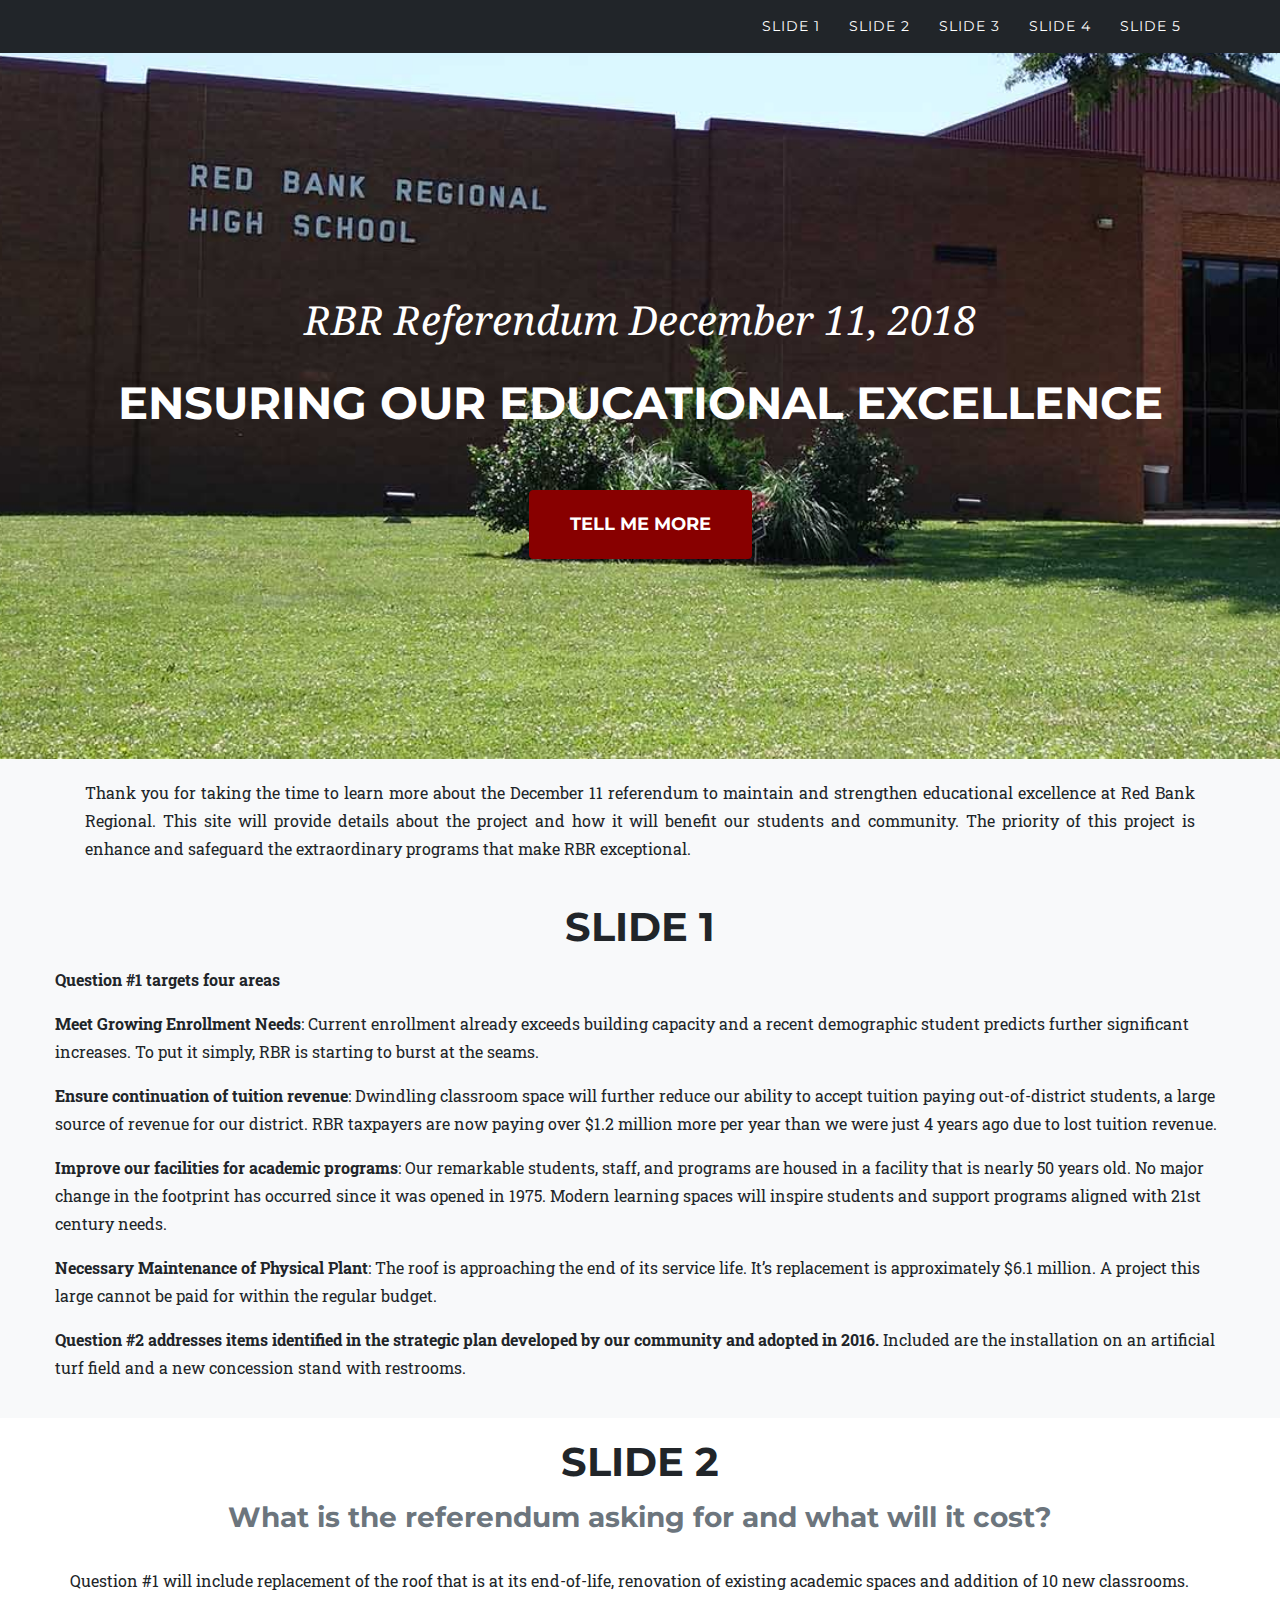
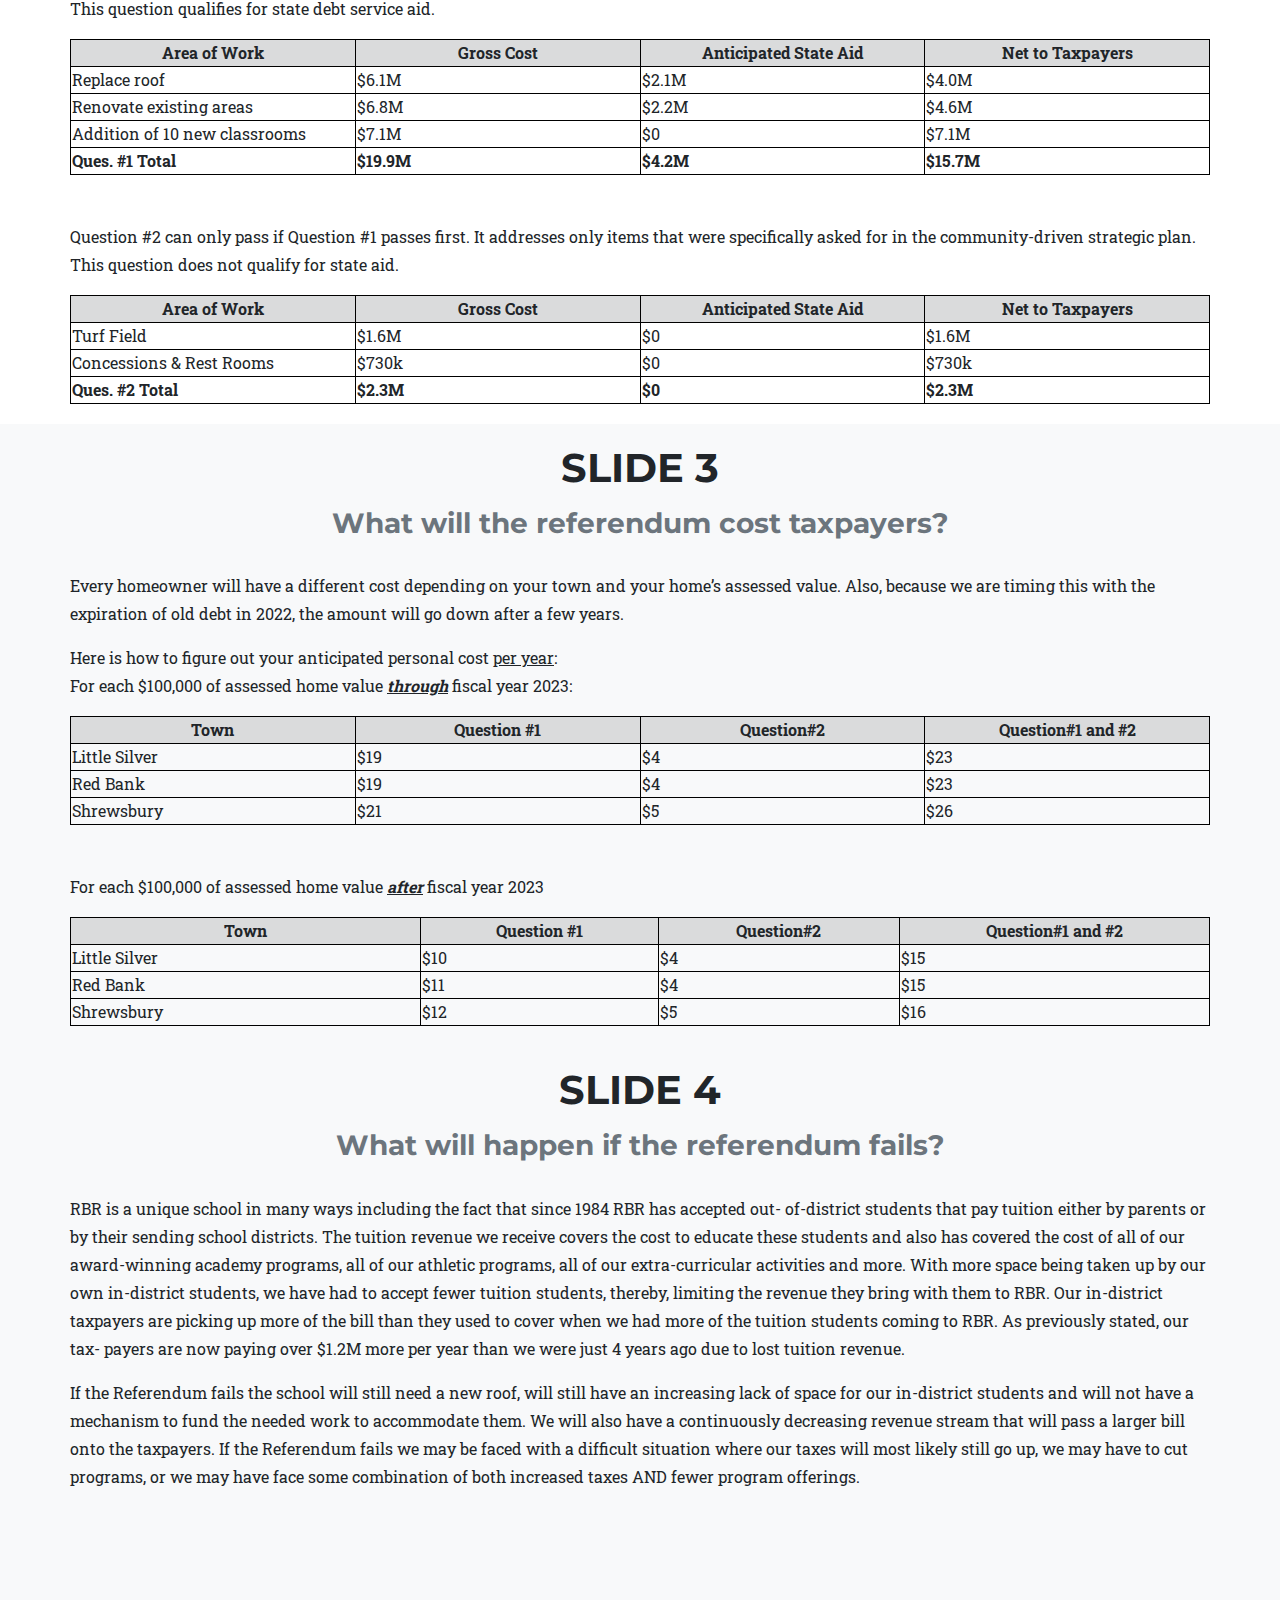
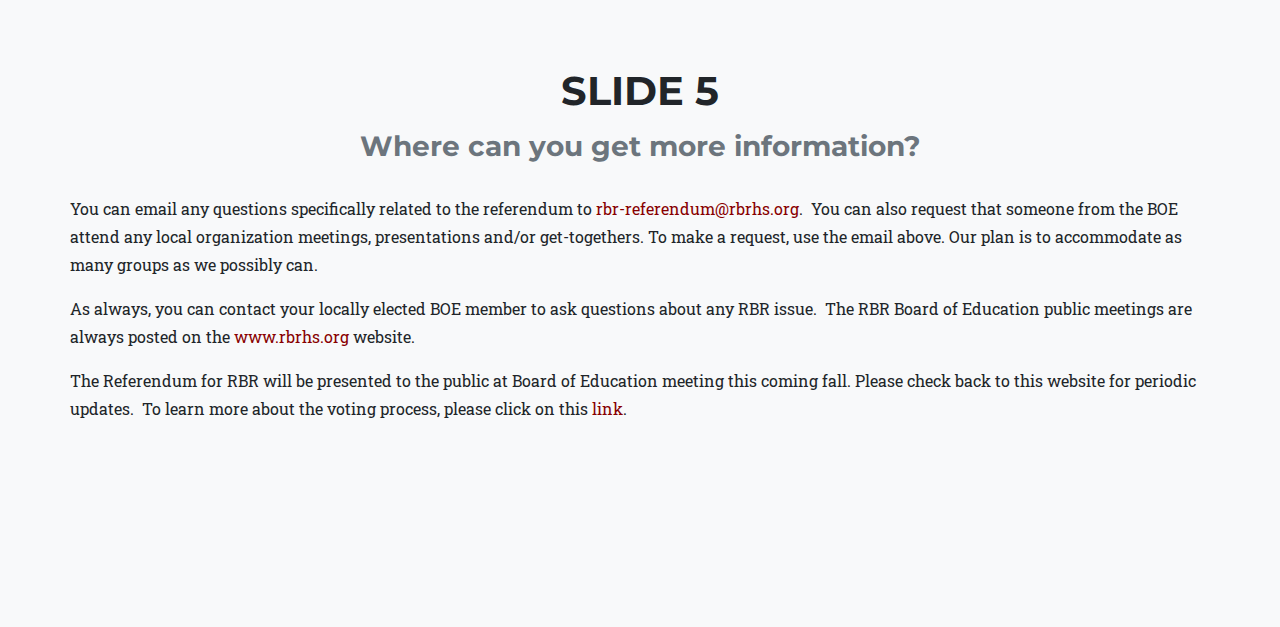
<file: index2.html>
<!DOCTYPE html>
<html lang="en">

  <head>

    <meta charset="utf-8">
    <meta name="viewport" content="width=device-width, initial-scale=1, shrink-to-fit=no">
    <meta name="description" content="">
    <meta name="author" content="">

    <title>RBR Referendum</title>

    <!-- Bootstrap core CSS -->
    <link href="vendor/bootstrap/css/bootstrap.min.css" rel="stylesheet">

    <!-- Custom fonts for this template -->
    <link href="vendor/font-awesome/css/font-awesome.min.css" rel="stylesheet" type="text/css">
    <link href="https://fonts.googleapis.com/css?family=Montserrat:400,700" rel="stylesheet" type="text/css">
    <link href="https://fonts.googleapis.com/css?family=Kaushan+Script" rel="stylesheet" type="text/css">
    <link href="https://fonts.googleapis.com/css?family=Droid+Serif:400,700,400italic,700italic" rel="stylesheet" type="text/css">
    <link href="https://fonts.googleapis.com/css?family=Roboto+Slab:400,100,300,700" rel="stylesheet" type="text/css">

    <!-- Custom styles for this template -->
    <link href="css/agency.min.css" rel="stylesheet">
	<style>
		.rbrtable{
			width: 100%;
			align: center;

		}
		
		.totalrow{
			font-weight:bold;
		}
		
		table, th, td {
    		border: 1px solid black;
			border-collapse:collapse;
		}
		
		th{
			background-color:#dadbdc;
			text-align:center;
			
		}
	
	</style>
  </head>

  <body id="page-top">

    <!-- Navigation -->
    <nav class="navbar navbar-expand-lg navbar-dark fixed-top navbar-shrink" id="mainNav">
      <div class="container">

        <button class="navbar-toggler navbar-toggler-right" type="button" data-toggle="collapse" data-target="#navbarResponsive" aria-controls="navbarResponsive" aria-expanded="false" aria-label="Toggle navigation">
          Menu
          <i class="fa fa-bars"></i>
        </button>
        <div class="collapse navbar-collapse" id="navbarResponsive">
          <ul class="navbar-nav text-uppercase ml-auto">
          	<li class="nav-item">
              <a class="nav-link js-scroll-trigger" href="#slide1">Slide 1</a>
            </li>
            <li class="nav-item">
              <a class="nav-link js-scroll-trigger" href="#slide2">Slide 2</a>
            </li>
            <li class="nav-item">
              <a class="nav-link js-scroll-trigger" href="#slide3">Slide 3</a>
            </li>
            
            <li class="nav-item">
              <a class="nav-link js-scroll-trigger" href="#slide4">Slide 4</a>
            </li>
            <li class="nav-item">
              <a class="nav-link js-scroll-trigger" href="#slide5">Slide 5</a>
            </li>

          </ul>
        </div>
      </div>
    </nav>

    <!-- Header -->
    <header class="masthead">
      <div class="container">
        <div class="intro-text">
          <div class="intro-lead-in">RBR Referendum December 11, 2018</div>
          <div class="intro-heading text-uppercase">Ensuring Our Educational Excellence</div>
          <a class="btn btn-primary btn-xl text-uppercase js-scroll-trigger" href="#slide1">Tell Me More</a>
        </div>
      </div>
    </header>
    
    <!--What-->

  <section class="bg-light" id="slide1">
    <div class="container">
    	<p style="text-align:justify;">Thank you for taking the time to learn more about the December 11 referendum to maintain and strengthen educational excellence at Red Bank Regional.  This site will provide details about the project and how it will benefit our students and community.  The priority of this project is enhance and safeguard the extraordinary programs that make RBR exceptional. </p></div>
    <br>
      <div class="container">
              <div class="row">
          <div class="col-lg-12 text-center">
            <h2 class="section-heading text-uppercase">Slide 1</h2>
          </div>
          <div class="row">
        <p><b>Question #1 targets four areas</b></p>
<p><b>Meet Growing Enrollment Needs</b>: Current enrollment already exceeds building capacity and a recent demographic student predicts further significant increases.  To put it simply, RBR is starting to burst at the seams.</p>

<p><b>Ensure continuation of tuition revenue</b>: Dwindling classroom space will further reduce our ability to accept tuition paying out-of-district students, a large source of revenue for our district.  RBR taxpayers are now paying over $1.2 million more per year than we were just 4 years ago due to lost tuition revenue.</p>

<p><b>Improve our facilities for academic programs</b>: Our remarkable students, staff, and programs are housed in a facility that is nearly 50 years old.  No major change in the footprint has occurred since it was opened in 1975.  Modern learning spaces will inspire students and support programs aligned with 21st century needs.</p>

<p><b>Necessary Maintenance of Physical Plant</b>: The roof is approaching the end of its service life. It’s replacement is approximately $6.1 million.  A project this large cannot be paid for within the regular budget.</p>
<p><b>Question #2 addresses items identified in the strategic plan developed by our community and adopted in 2016.</b>  Included are the installation on an artificial turf field and a new concession stand with restrooms.</p>
</div>

      </div>
      </div>
      
    </section>
    
   

<!-- What -->
    <section id="slide2">

      <div class="container">
        <div class="row">
          <div class="col-lg-12 text-center">
            <h2 class="section-heading text-uppercase">Slide 2</h2>
            <h3 class="text-muted">What is the referendum asking for and what will it cost?</h3>
          </div>
        </div>
            


        <div class="row"> <br />
        <p>Question #1 will include replacement of the roof that is at its end-of-life, renovation of existing academic spaces and addition of 10 new classrooms. This question qualifies for state debt service aid.</p>

          <table class="rbrtable">
            <colgroup>
              <col width="25%" />
              <col width="25%" />
              <col width="25%" />
              <col width="25%" />
            </colgroup>
            <tr>
              <th>Area of Work</th>
              <th>Gross Cost</th>
              <th>Anticipated State Aid</th>
              <th>Net to Taxpayers</th>
            </tr>
            <tr>
              <td>Replace roof</td>
              <td>$6.1M</td>
              <td>$2.1M</td>
              <td>$4.0M</td>
            </tr>
            <tr>
              <td>Renovate existing 
                areas</td>
              <td>$6.8M</td>
              <td>$2.2M</td>
              <td>$4.6M</td>
            </tr>
            <tr>
              <td>Addition of 10 new classrooms</td>
              <td>$7.1M</td>
              <td>$0</td>
              <td>$7.1M</td>
            </tr>
            <tr class="totalrow">
              <td>Ques. #1 Total</td>
              <td>$19.9M</td>
              <td>$4.2M</td>
              <td>$15.7M</td>
            </tr>
          </table>
		</div>
        <br><br>
        <div class="row">
        <p>Question #2 can only pass if Question #1 passes first. It addresses only items that were specifically asked for in the community-driven strategic plan. This question does not qualify for state aid.</p>
          <table class="rbrtable">
            <colgroup>
              <col width="25%" />
              <col width="25%" />
              <col width="25%" />
              <col width="25%" />
            </colgroup>
            <tr>
              <th>Area of Work</th>
              <th>Gross Cost</th>
              <th>Anticipated State Aid</th>
              <th>Net to Taxpayers</th>
            </tr>
            <tr>
              <td>Turf Field</td>
              <td>$1.6M</td>
              <td>$0</td>
              <td>$1.6M</td>
            </tr>
            <tr>
              <td>Concessions &amp; Rest Rooms</td>
              <td>$730k</td>
              <td>$0</td>
              <td>$730k</td>
            </tr>
            <tr class="totalrow">
              <td>Ques. #2 Total</td>
              <td>$2.3M</td>
              <td>$0</td>
              <td>$2.3M</td>
            </tr>
          </table>
        </div>
  	</div>
    </section>

    <!-- Portfolio Grid -->
    
  <section class="bg-light" id="slide3">
      <div class="container">
              <div class="row">
          <div class="col-lg-12 text-center">
            <h2 class="section-heading text-uppercase">Slide 3</h2>
            <h3 class="text-muted">What will the referendum cost taxpayers?</h3>
          </div>
          </div>
          <div class="row">
          <br>
                

              <p>Every homeowner will have a different cost depending on your town and your home&rsquo;s assessed value. Also, because we are timing this with the expiration of old debt in 2022, the amount will go down after a few years. </p>
               
            <p>Here is how to figure out your anticipated personal cost <u>per year</u>:<br>For each $100,000 of assessed home value <strong><u><i>through</i></u></strong> fiscal year 2023:</p>
               
                <table class="rbrtable">
                  <colgroup>
                    <col width="25%" />
                    <col width="25%" />
                    <col width="25%" />
                    <col width="25%" />
                  </colgroup>
                  <tr>
                    <th>Town</th>
                    <th>Question #1</th>
                    <th>Question#2</th>
                    <th>Question#1 and #2</th>
                  </tr>
                  <tr>
                    <td>Little Silver</td>
                    <td>$19</td>
                    <td>$4</td>
                    <td>$23</td>
                  </tr>
                  <tr>
                    <td>Red Bank</td>
                    <td>$19</td>
                    <td>$4</td>
                    <td>$23</td>
                  </tr>
                  <tr>
                    <td>Shrewsbury</td>
                    <td>$21</td>
                    <td>$5</td>
                    <td>$26</td>
                  </tr>
                </table>
				</div>
                <br><br>
              <div class="row">
               <p>
              For each $100,000 of assessed home value <strong><u><i>after</i></u></strong> fiscal year 2023
               </p>
                <table class="rbrtable">
                  <colgroup>
                    <col width="164" />
                    <col width="111" />
                    <col width="113" />
                    <col width="145" />
                  </colgroup>
                  <tr>
                    <th>Town</th>
                    <th>Question #1</th>
                    <th>Question#2</th>
                    <th>Question#1 and #2</th>
                  </tr>
                  <tr>
                    <td>Little Silver</td>
                    <td>$10</td>
                    <td>$4</td>
                    <td>$15</td>
                  </tr>
                  <tr>
                    <td>Red Bank</td>
                    <td>$11</td>
                    <td>$4</td>
                    <td>$15</td>
                  </tr>
                  <tr>
                    <td>Shrewsbury</td>
                    <td>$12</td>
                    <td>$5</td>
                    <td>$16</td>
                  </tr>
                </table>
              </div>
     

      </div>

      
    </section>
    
          <section class="bg-light" id="slide4">
      <div class="container">
              <div class="row">
          <div class="col-lg-12 text-center">
            <h2 class="section-heading text-uppercase">Slide 4</h2>
            <h3 class="text-muted">What will happen if the referendum fails?</h3>
          </div>
          </div>
          <div class="row"><br />
      	  	<p>RBR is a unique school in many ways including the fact that since 1984 RBR has accepted out- of-district students that pay tuition either by parents or by their sending school districts. The tuition revenue we receive covers the cost to educate these students and also has covered the cost of all of our award-winning academy programs, all of our athletic programs, all of our extra-curricular activities and more. With more space being taken up by our own in-district students, we have had to accept fewer tuition students, thereby, limiting the revenue they bring with them to RBR. Our in-district taxpayers are picking up more of the bill than they used to cover when we had more of the tuition students coming to RBR. As previously stated, our tax- payers are now paying over $1.2M more per year than we were just 4 years ago due to lost tuition revenue.</p>
 
<p>If the Referendum fails the school will still need a new roof, will still have an increasing lack of space for our in-district students and will not have a mechanism to fund the needed work to accommodate them. We will also have a continuously decreasing revenue stream that will pass a larger bill onto the taxpayers. If the Referendum fails we may be faced with a difficult situation where our taxes will most likely still go up, we may have to cut programs, or we may have face some combination of both increased taxes AND fewer program offerings.</p>

          </div>
          </div>
	<br><br><br><br><br>
      
    </section>
      
    

  <section class="bg-light" id="slide5">
      <div class="container">
              <div class="row">
          <div class="col-lg-12 text-center">
            <h2 class="section-heading text-uppercase">Slide 5</h2>
            <h3 class="text-muted">Where can you get more information?</h3>
          </div>
          </div>
          <div class="row"><br />
      	  	          <p>You can email any questions specifically related to the referendum to <a href="mailto:rbr-referendum@rbrhs.org">rbr-referendum@rbrhs.org</a>. &nbsp;You can also request that someone from the BOE attend any local organization meetings, presentations and/or get-togethers. To make a request, use the email above. Our plan is to accommodate as many groups as we possibly can.</p>

          <p>As always, you can contact your locally elected BOE member to ask questions about any RBR issue. &nbsp;The RBR Board of Education public meetings are always posted on the<a href="http://www.rbrhs.org/"> www.rbrhs.org</a> website.</p>

          <p>The Referendum for RBR will be presented to the public at Board of Education meeting this coming fall. Please check back to this website for periodic updates. &nbsp;To learn more about the voting process, please click on this <a href="https://drive.google.com/file/d/1pZQuT7_xsRYMINS7Mwc_ufXqtPa5E1dB/view?usp=sharing">link</a>.</p>

          </div>
    </div>
	<br><br><br><br><br><br><br>
      
    </section>
          

    
    


    <!-- Bootstrap core JavaScript -->
    <script src="vendor/jquery/jquery.min.js"></script>
    <script src="vendor/bootstrap/js/bootstrap.bundle.min.js"></script>

    <!-- Plugin JavaScript -->
    <script src="vendor/jquery-easing/jquery.easing.min.js"></script>

    <!-- Contact form JavaScript -->
    <script src="js/jqBootstrapValidation.js"></script>
    <script src="js/contact_me.js"></script>

    <!-- Custom scripts for this template -->
    <script src="js/agency.min.js"></script>

  </body>

</html>
</file>
<file: css/agency.min.css>
/*!
 * Start Bootstrap - Agency v4.1.1 (https://startbootstrap.com/template-overviews/agency)
 * Copyright 2013-2018 Start Bootstrap
 * Licensed under MIT (https://github.com/BlackrockDigital/startbootstrap-agency/blob/master/LICENSE)
 */body{overflow-x:hidden;font-family:'Roboto Slab','Helvetica Neue',Helvetica,Arial,sans-serif}p{line-height:1.75}a{color:#880000}a:hover{color:#C0C0C0}.text-primary{color:#880000!important}h1,h2,h3,h4,h5,h6{font-weight:700;font-family:Montserrat,'Helvetica Neue',Helvetica,Arial,sans-serif}section{padding:100px 0}section h2.section-heading{font-size:40px;margin-top:0;margin-bottom:15px}section h3.section-subheading{font-size:16px;font-weight:400;font-style:italic;margin-bottom:75px;text-transform:none;font-family:'Droid Serif','Helvetica Neue',Helvetica,Arial,sans-serif}@media (min-width:768px){section{padding:20px 0}}.btn{font-family:Montserrat,'Helvetica Neue',Helvetica,Arial,sans-serif;font-weight:700}.btn-xl{font-size:18px;padding:20px 40px}.btn-primary{background-color:#880000;border-color:#880000}.btn-primary:active,.btn-primary:focus,.btn-primary:hover{background-color:#C0C0C0!important;border-color:#C0C0C0!important;color:#fff}.btn-primary:active,.btn-primary:focus{box-shadow:0 0 0 .2rem rgba(254,209,55,.5)!important}::-moz-selection{background:#880000;text-shadow:none}::selection{background:#880000;text-shadow:none}img::selection{background:0 0}img::-moz-selection{background:0 0}#mainNav{background-color:#212529}#mainNav .navbar-toggler{font-size:12px;right:0;padding:13px;text-transform:uppercase;color:#fff;border:0;background-color:#880000;font-family:Montserrat,'Helvetica Neue',Helvetica,Arial,sans-serif}#mainNav .navbar-brand{color:#880000;font-family:'Kaushan Script','Helvetica Neue',Helvetica,Arial,cursive}#mainNav .navbar-brand.active,#mainNav .navbar-brand:active,#mainNav .navbar-brand:focus,#mainNav .navbar-brand:hover{color:#C0C0C0}#mainNav .navbar-nav .nav-item .nav-link{font-size:90%;font-weight:400;padding:.75em 0;letter-spacing:1px;color:#fff;font-family:Montserrat,'Helvetica Neue',Helvetica,Arial,sans-serif}#mainNav .navbar-nav .nav-item .nav-link.active,#mainNav .navbar-nav .nav-item .nav-link:hover{color:#880000}@media (min-width:992px){#mainNav{padding-top:25px;padding-bottom:25px;-webkit-transition:padding-top .3s,padding-bottom .3s;-moz-transition:padding-top .3s,padding-bottom .3s;transition:padding-top .3s,padding-bottom .3s;border:none;background-color:transparent}#mainNav .navbar-brand{font-size:1.75em;-webkit-transition:all .3s;-moz-transition:all .3s;transition:all .3s}#mainNav .navbar-nav .nav-item .nav-link{padding:1.1em 1em!important}#mainNav.navbar-shrink{padding-top:0;padding-bottom:0;background-color:#212529}#mainNav.navbar-shrink .navbar-brand{font-size:1.25em;padding:12px 0}}header.masthead{text-align:center;color:#fff;background-image:url(../img/RBR2cropped2.jpg);background-repeat:no-repeat;background-attachment:scroll;background-position:center center;-webkit-background-size:cover;-moz-background-size:cover;-o-background-size:cover;background-size:cover}header.masthead .intro-text{padding-top:150px;padding-bottom:100px}header.masthead .intro-text .intro-lead-in{font-size:22px;font-style:italic;line-height:22px;margin-bottom:25px;font-family:'Droid Serif','Helvetica Neue',Helvetica,Arial,sans-serif}header.masthead .intro-text .intro-heading{font-size:50px;font-weight:700;line-height:50px;margin-bottom:25px;font-family:Montserrat,'Helvetica Neue',Helvetica,Arial,sans-serif}@media (min-width:768px){header.masthead .intro-text{padding-top:300px;padding-bottom:200px}header.masthead .intro-text .intro-lead-in{font-size:40px;font-style:italic;line-height:40px;margin-bottom:25px;font-family:'Droid Serif','Helvetica Neue',Helvetica,Arial,sans-serif}header.masthead .intro-text .intro-heading{font-size:45px;font-weight:700;line-height:75px;margin-bottom:50px;font-family:Montserrat,'Helvetica Neue',Helvetica,Arial,sans-serif}}.service-heading{margin:15px 0;text-transform:none}#portfolio .portfolio-item{right:0;margin:0 0 15px}#portfolio .portfolio-item .portfolio-link{position:relative;display:block;max-width:400px;margin:0 auto;cursor:pointer}#portfolio .portfolio-item .portfolio-link .portfolio-hover{position:absolute;width:100%;height:100%;-webkit-transition:all ease .5s;-moz-transition:all ease .5s;transition:all ease .5s;opacity:0;background:rgba(192,192,192,.9)}#portfolio .portfolio-item .portfolio-link .portfolio-hover:hover{opacity:1}#portfolio .portfolio-item .portfolio-link .portfolio-hover .portfolio-hover-content{font-size:20px;position:absolute;top:50%;width:100%;height:20px;margin-top:-12px;text-align:center;color:#fff}#portfolio .portfolio-item .portfolio-link .portfolio-hover .portfolio-hover-content i{margin-top:-12px}#portfolio .portfolio-item .portfolio-link .portfolio-hover .portfolio-hover-content h3,#portfolio .portfolio-item .portfolio-link .portfolio-hover .portfolio-hover-content h4{margin:0}#portfolio .portfolio-item .portfolio-caption{max-width:400px;margin:0 auto;padding:25px;text-align:center;background-color:#fff}#portfolio .portfolio-item .portfolio-caption h4{margin:0;text-transform:none}#portfolio .portfolio-item .portfolio-caption p{font-size:16px;font-style:italic;margin:0;font-family:'Droid Serif','Helvetica Neue',Helvetica,Arial,sans-serif}#portfolio *{z-index:2}@media (min-width:767px){#portfolio .portfolio-item{margin:0 0 30px}}.portfolio-modal{padding-right:0!important}.portfolio-modal .modal-dialog{margin:1rem;max-width:100vw}.portfolio-modal .modal-content{padding:100px 0;text-align:center}.portfolio-modal .modal-content h2{font-size:3em;margin-bottom:15px}.portfolio-modal .modal-content p{margin-bottom:30px}.portfolio-modal .modal-content p.item-intro{font-size:16px;font-style:italic;margin:20px 0 30px;font-family:'Droid Serif','Helvetica Neue',Helvetica,Arial,sans-serif}.portfolio-modal .modal-content ul.list-inline{margin-top:0;margin-bottom:30px}.portfolio-modal .modal-content img{margin-bottom:30px}.portfolio-modal .modal-content button{cursor:pointer}.portfolio-modal .close-modal{position:absolute;top:25px;right:25px;width:75px;height:75px;cursor:pointer;background-color:transparent}.portfolio-modal .close-modal:hover{opacity:.3}.portfolio-modal .close-modal .lr{z-index:1051;width:1px;height:75px;margin-left:35px;-webkit-transform:rotate(45deg);-ms-transform:rotate(45deg);transform:rotate(45deg);background-color:#212529}.portfolio-modal .close-modal .lr .rl{z-index:1052;width:1px;height:75px;-webkit-transform:rotate(90deg);-ms-transform:rotate(90deg);transform:rotate(90deg);background-color:#212529}.timeline{position:relative;padding:0;list-style:none}.timeline:before{position:absolute;top:0;bottom:0;left:40px;width:2px;margin-left:-1.5px;content:'';background-color:#e9ecef}.timeline>li{position:relative;min-height:50px;margin-bottom:50px}.timeline>li:after,.timeline>li:before{display:table;content:' '}.timeline>li:after{clear:both}.timeline>li .timeline-panel{position:relative;float:right;width:100%;padding:0 20px 0 100px;text-align:left}.timeline>li .timeline-panel:before{right:auto;left:-15px;border-right-width:15px;border-left-width:0}.timeline>li .timeline-panel:after{right:auto;left:-14px;border-right-width:14px;border-left-width:0}.timeline>li .timeline-image{position:absolute;z-index:100;left:0;width:80px;height:80px;margin-left:0;text-align:center;color:#fff;border:7px solid #e9ecef;border-radius:100%;background-color:#880000}.timeline>li .timeline-image h4{font-size:10px;line-height:14px;margin-top:12px}.timeline>li.timeline-inverted>.timeline-panel{float:right;padding:0 20px 0 100px;text-align:left}.timeline>li.timeline-inverted>.timeline-panel:before{right:auto;left:-15px;border-right-width:15px;border-left-width:0}.timeline>li.timeline-inverted>.timeline-panel:after{right:auto;left:-14px;border-right-width:14px;border-left-width:0}.timeline>li:last-child{margin-bottom:0}.timeline .timeline-heading h4{margin-top:0;color:inherit}.timeline .timeline-heading h4.subheading{text-transform:none}.timeline .timeline-body>p,.timeline .timeline-body>ul{margin-bottom:0}@media (min-width:768px){.timeline:before{left:50%}.timeline>li{min-height:100px;margin-bottom:100px}.timeline>li .timeline-panel{float:left;width:41%;padding:0 20px 20px 30px;text-align:right}.timeline>li .timeline-image{left:50%;width:100px;height:100px;margin-left:-50px}.timeline>li .timeline-image h4{font-size:13px;line-height:18px;margin-top:16px}.timeline>li.timeline-inverted>.timeline-panel{float:right;padding:0 30px 20px 20px;text-align:left}}@media (min-width:992px){.timeline>li{min-height:150px}.timeline>li .timeline-panel{padding:0 20px 20px}.timeline>li .timeline-image{width:150px;height:150px;margin-left:-75px}.timeline>li .timeline-image h4{font-size:18px;line-height:26px;margin-top:30px}.timeline>li.timeline-inverted>.timeline-panel{padding:0 20px 20px}}@media (min-width:1200px){.timeline>li{min-height:170px}.timeline>li .timeline-panel{padding:0 20px 20px 100px}.timeline>li .timeline-image{width:170px;height:170px;margin-left:-85px}.timeline>li .timeline-image h4{margin-top:40px}.timeline>li.timeline-inverted>.timeline-panel{padding:0 100px 20px 20px}}.team-member{margin-bottom:50px;text-align:center}.team-member img{width:225px;height:225px;border:7px solid #fff}.team-member h4{margin-top:25px;margin-bottom:0;text-transform:none}.team-member p{margin-top:0}section#contact{background-color:#212529;background-image:url(../img/map-image.png);background-repeat:no-repeat;background-position:center}section#contact .section-heading{color:#fff}section#contact .form-group{margin-bottom:25px}section#contact .form-group input,section#contact .form-group textarea{padding:20px}section#contact .form-group input.form-control{height:auto}section#contact .form-group textarea.form-control{height:248px}section#contact .form-control:focus{border-color:#880000;box-shadow:none}section#contact ::-webkit-input-placeholder{font-weight:700;color:#ced4da;font-family:Montserrat,'Helvetica Neue',Helvetica,Arial,sans-serif}section#contact :-moz-placeholder{font-weight:700;color:#ced4da;font-family:Montserrat,'Helvetica Neue',Helvetica,Arial,sans-serif}section#contact ::-moz-placeholder{font-weight:700;color:#ced4da;font-family:Montserrat,'Helvetica Neue',Helvetica,Arial,sans-serif}section#contact :-ms-input-placeholder{font-weight:700;color:#ced4da;font-family:Montserrat,'Helvetica Neue',Helvetica,Arial,sans-serif}footer{padding:25px 0;text-align:center}footer span.copyright{font-size:90%;line-height:40px;text-transform:none;font-family:Montserrat,'Helvetica Neue',Helvetica,Arial,sans-serif}footer ul.quicklinks{font-size:90%;line-height:40px;margin-bottom:0;text-transform:none;font-family:Montserrat,'Helvetica Neue',Helvetica,Arial,sans-serif}ul.social-buttons{margin-bottom:0}ul.social-buttons li a{font-size:20px;line-height:40px;display:block;width:40px;height:40px;-webkit-transition:all .3s;-moz-transition:all .3s;transition:all .3s;color:#fff;border-radius:100%;outline:0;background-color:#212529}ul.social-buttons li a:active,ul.social-buttons li a:focus,ul.social-buttons li a:hover{background-color:#880000}
</file>
